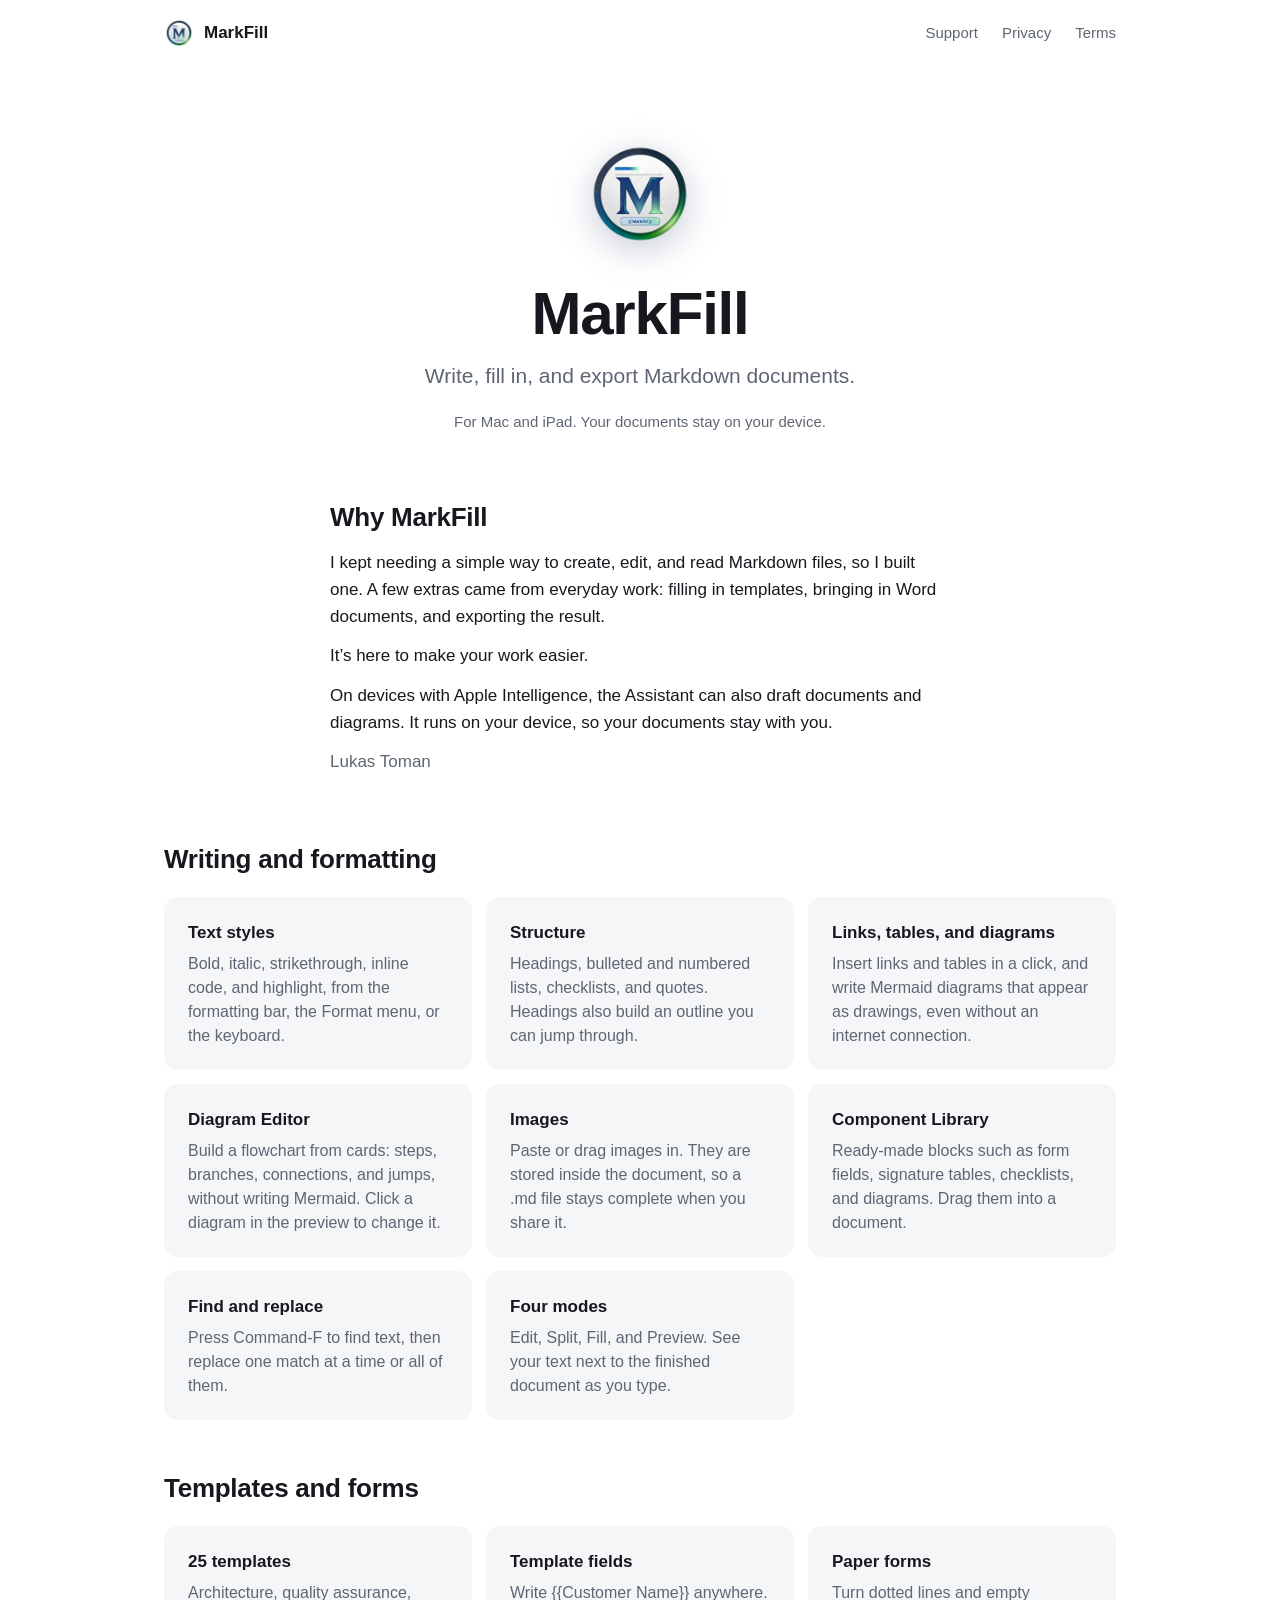
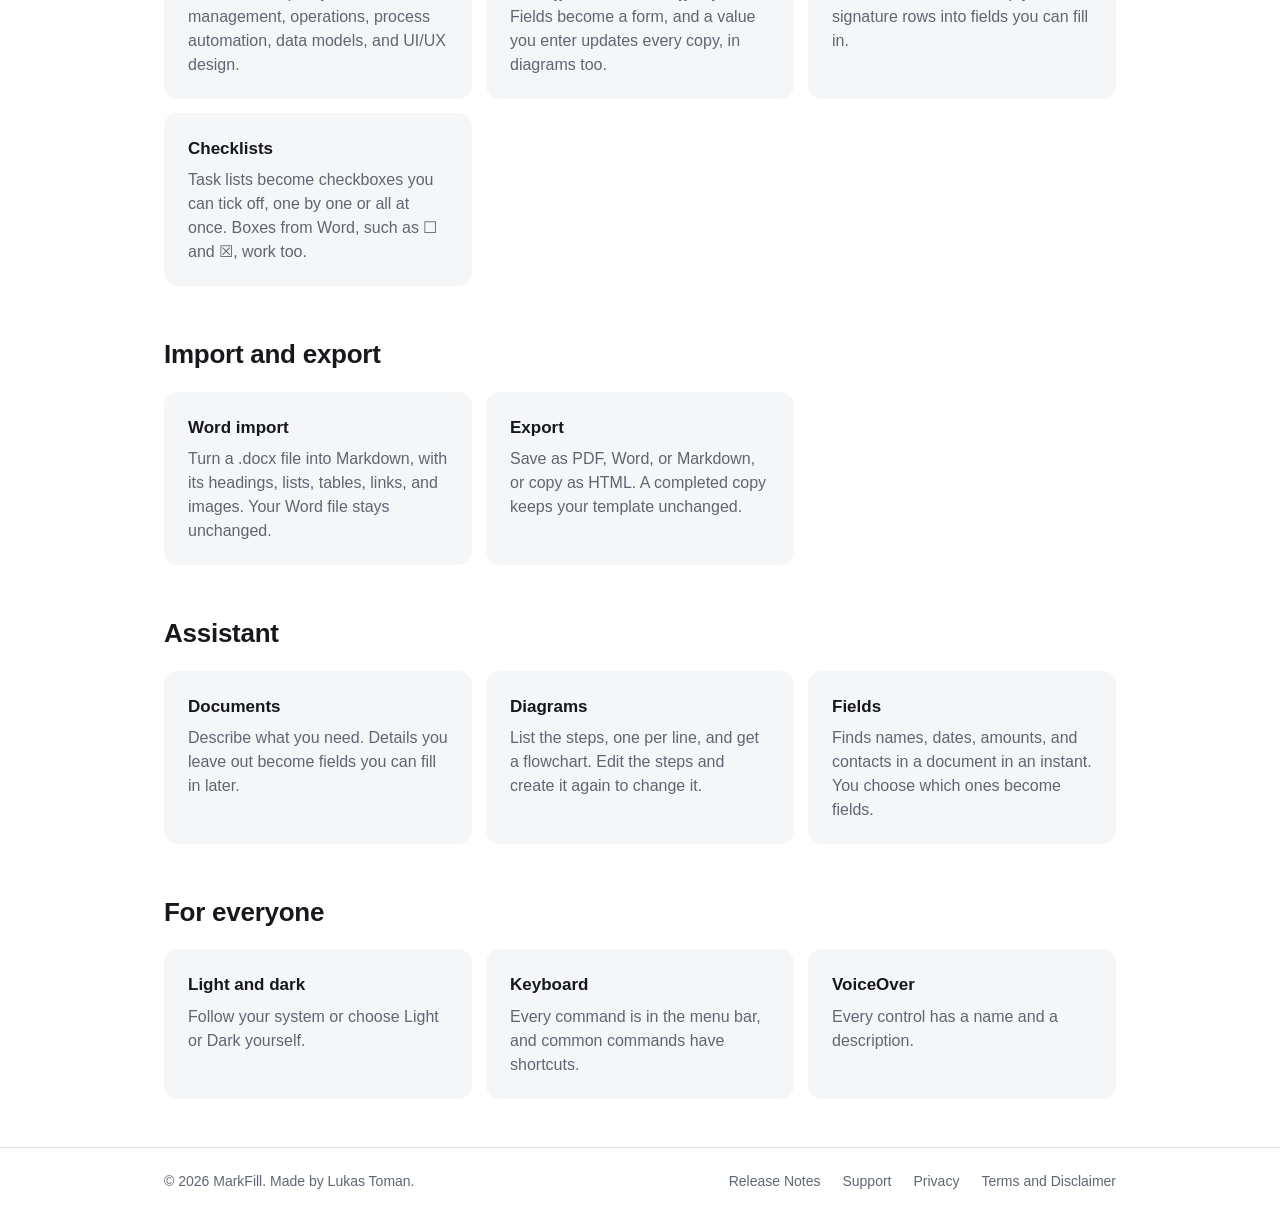
<file: index.html>
<!doctype html>
<html lang="en">
<head>
<meta charset="utf-8">
<meta name="viewport" content="width=device-width, initial-scale=1">
<title>MarkFill</title>
<meta name="description" content="Write, fill in, and export Markdown documents on Mac and iPad.">
<link rel="icon" href="assets/icon.png">
<link rel="stylesheet" href="style.css">
</head>
<body>
<header class="wrap">
  <nav class="nav" aria-label="Main">
    <a class="brand" href="index.html"><img src="assets/icon.png" alt="">MarkFill</a>
    <a href="support.html">Support</a>
    <a href="privacy.html">Privacy</a>
    <a href="terms.html">Terms</a>
  </nav>
</header>
<main>
<div class="wrap">
<section class="hero">
  <img src="assets/icon.png" alt="MarkFill app icon">
  <h1>MarkFill</h1>
  <p>Write, fill in, and export Markdown documents.</p>
  <p class="meta">For Mac and iPad. Your documents stay on your device.</p>
</section>
<section class="story">
  <h2>Why MarkFill</h2>
  <p>I kept needing a simple way to create, edit, and read Markdown files, so I built one. A few extras came from everyday work: filling in templates, bringing in Word documents, and exporting the result.</p>
  <p>It’s here to make your work easier.</p>
  <p>On devices with Apple Intelligence, the Assistant can also draft documents and diagrams. It runs on your device, so your documents stay with you.</p>
  <p class="signature">Lukas Toman</p>
</section>
<section class="group">
  <h2>Writing and formatting</h2>
  <div class="grid">
    <article class="card"><h3>Text styles</h3><p>Bold, italic, strikethrough, inline code, and highlight, from the formatting bar, the Format menu, or the keyboard.</p></article>
    <article class="card"><h3>Structure</h3><p>Headings, bulleted and numbered lists, checklists, and quotes. Headings also build an outline you can jump through.</p></article>
    <article class="card"><h3>Links, tables, and diagrams</h3><p>Insert links and tables in a click, and write Mermaid diagrams that appear as drawings, even without an internet connection.</p></article>
    <article class="card"><h3>Diagram Editor</h3><p>Build a flowchart from cards: steps, branches, connections, and jumps, without writing Mermaid. Click a diagram in the preview to change it.</p></article>
    <article class="card"><h3>Images</h3><p>Paste or drag images in. They are stored inside the document, so a .md file stays complete when you share it.</p></article>
    <article class="card"><h3>Component Library</h3><p>Ready-made blocks such as form fields, signature tables, checklists, and diagrams. Drag them into a document.</p></article>
    <article class="card"><h3>Find and replace</h3><p>Press Command-F to find text, then replace one match at a time or all of them.</p></article>
    <article class="card"><h3>Four modes</h3><p>Edit, Split, Fill, and Preview. See your text next to the finished document as you type.</p></article>
  </div>
</section>
<section class="group">
  <h2>Templates and forms</h2>
  <div class="grid">
    <article class="card"><h3>25 templates</h3><p>Architecture, quality assurance, management, operations, process automation, data models, and UI/UX design.</p></article>
    <article class="card"><h3>Template fields</h3><p>Write {{Customer Name}} anywhere. Fields become a form, and a value you enter updates every copy, in diagrams too.</p></article>
    <article class="card"><h3>Paper forms</h3><p>Turn dotted lines and empty signature rows into fields you can fill in.</p></article>
    <article class="card"><h3>Checklists</h3><p>Task lists become checkboxes you can tick off, one by one or all at once. Boxes from Word, such as ☐ and ☒, work too.</p></article>
  </div>
</section>
<section class="group">
  <h2>Import and export</h2>
  <div class="grid">
    <article class="card"><h3>Word import</h3><p>Turn a .docx file into Markdown, with its headings, lists, tables, links, and images. Your Word file stays unchanged.</p></article>
    <article class="card"><h3>Export</h3><p>Save as PDF, Word, or Markdown, or copy as HTML. A completed copy keeps your template unchanged.</p></article>
  </div>
</section>
<section class="group">
  <h2>Assistant</h2>
  <div class="grid">
    <article class="card"><h3>Documents</h3><p>Describe what you need. Details you leave out become fields you can fill in later.</p></article>
    <article class="card"><h3>Diagrams</h3><p>List the steps, one per line, and get a flowchart. Edit the steps and create it again to change it.</p></article>
    <article class="card"><h3>Fields</h3><p>Finds names, dates, amounts, and contacts in a document in an instant. You choose which ones become fields.</p></article>
  </div>
</section>
<section class="group">
  <h2>For everyone</h2>
  <div class="grid">
    <article class="card"><h3>Light and dark</h3><p>Follow your system or choose Light or Dark yourself.</p></article>
    <article class="card"><h3>Keyboard</h3><p>Every command is in the menu bar, and common commands have shortcuts.</p></article>
    <article class="card"><h3>VoiceOver</h3><p>Every control has a name and a description.</p></article>
  </div>
</section>
</div>
</main>
<footer>
  <div class="wrap">
    <span>© 2026 MarkFill. Made by Lukas Toman.</span>
    <a href="release-notes.html">Release Notes</a>
    <a href="support.html">Support</a>
    <a href="privacy.html">Privacy</a>
    <a href="terms.html">Terms and Disclaimer</a>
  </div>
</footer>
</body>
</html>
</file>
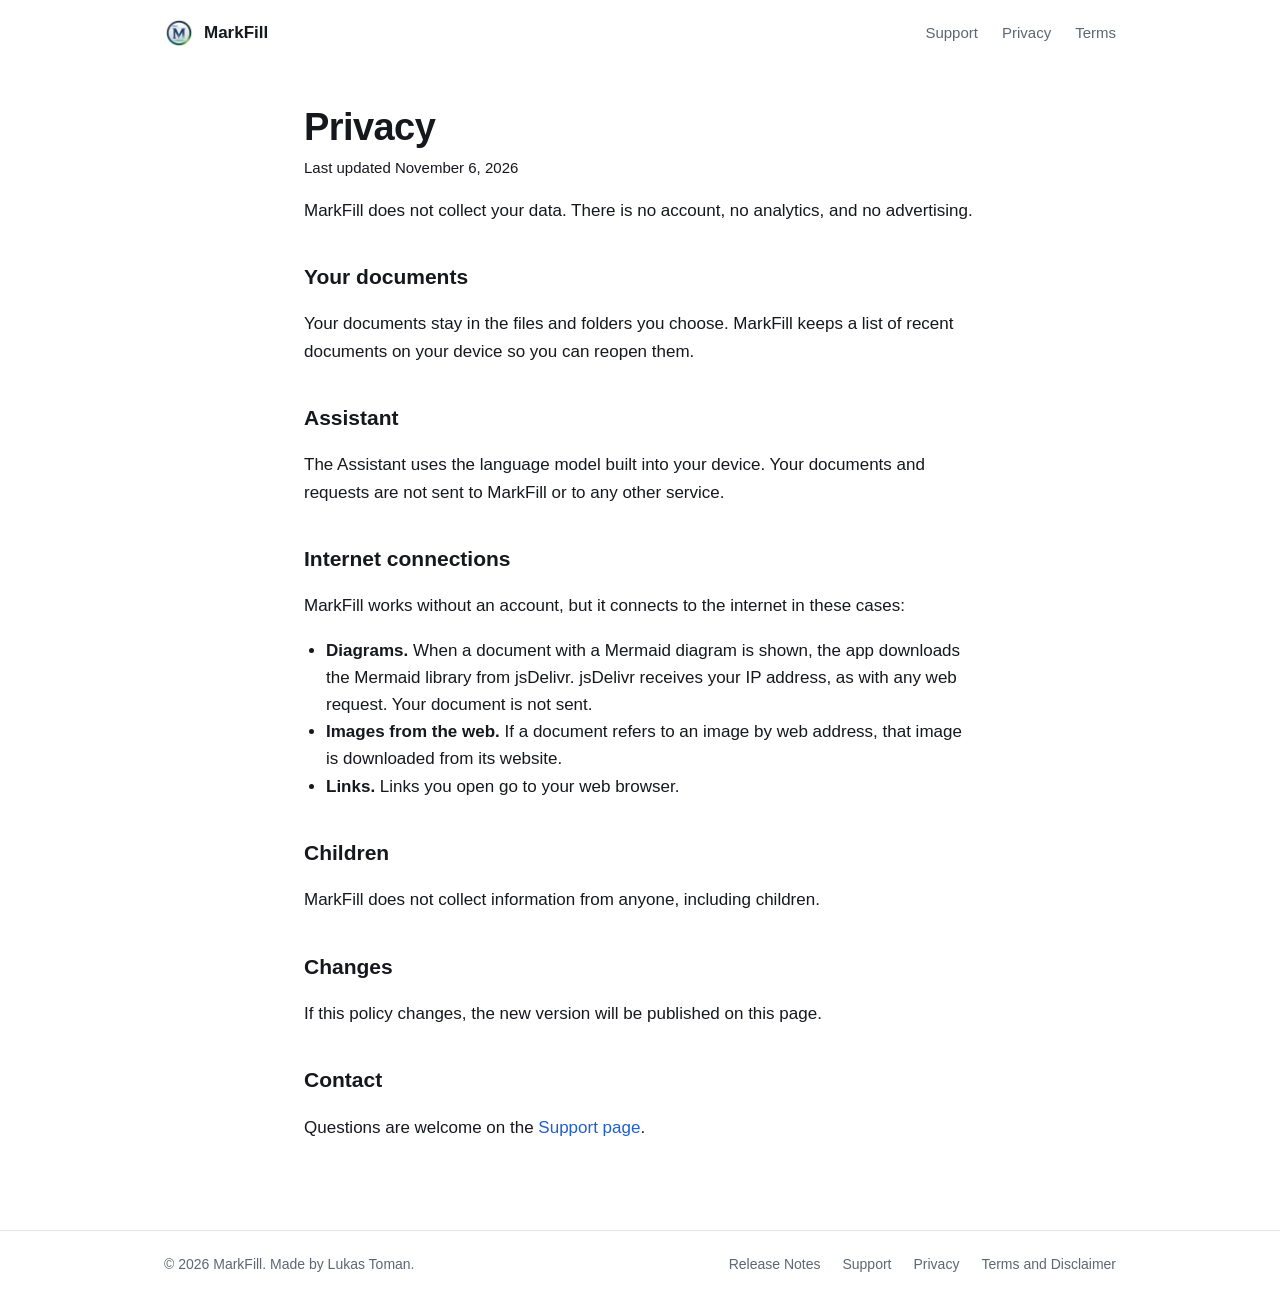
<file: privacy.html>
<!doctype html>
<html lang="en">
<head>
<meta charset="utf-8">
<meta name="viewport" content="width=device-width, initial-scale=1">
<title>Privacy – MarkFill</title>
<meta name="description" content="MarkFill privacy policy.">
<link rel="icon" href="assets/icon.png">
<link rel="stylesheet" href="style.css">
</head>
<body>
<header class="wrap">
  <nav class="nav" aria-label="Main">
    <a class="brand" href="index.html"><img src="assets/icon.png" alt="">MarkFill</a>
    <a href="support.html">Support</a>
    <a href="privacy.html">Privacy</a>
    <a href="terms.html">Terms</a>
  </nav>
</header>
<main>
<article class="page">
<h1>Privacy</h1>
<p class="updated">Last updated November 6, 2026</p>
<p>MarkFill does not collect your data. There is no account, no analytics, and no advertising.</p>
<h2>Your documents</h2>
<p>Your documents stay in the files and folders you choose. MarkFill keeps a list of recent documents on your device so you can reopen them.</p>
<h2>Assistant</h2>
<p>The Assistant uses the language model built into your device. Your documents and requests are not sent to MarkFill or to any other service.</p>
<h2>Internet connections</h2>
<p>MarkFill works without an account, but it connects to the internet in these cases:</p>
<ul>
<li><strong>Diagrams.</strong> When a document with a Mermaid diagram is shown, the app downloads the Mermaid library from jsDelivr. jsDelivr receives your IP address, as with any web request. Your document is not sent.</li>
<li><strong>Images from the web.</strong> If a document refers to an image by web address, that image is downloaded from its website.</li>
<li><strong>Links.</strong> Links you open go to your web browser.</li>
</ul>
<h2>Children</h2>
<p>MarkFill does not collect information from anyone, including children.</p>
<h2>Changes</h2>
<p>If this policy changes, the new version will be published on this page.</p>
<h2>Contact</h2>
<p>Questions are welcome on the <a href="support.html">Support page</a>.</p>
</article>
</main>
<footer>
  <div class="wrap">
    <span>© 2026 MarkFill. Made by Lukas Toman.</span>
    <a href="release-notes.html">Release Notes</a>
    <a href="support.html">Support</a>
    <a href="privacy.html">Privacy</a>
    <a href="terms.html">Terms and Disclaimer</a>
  </div>
</footer>
</body>
</html>
</file>
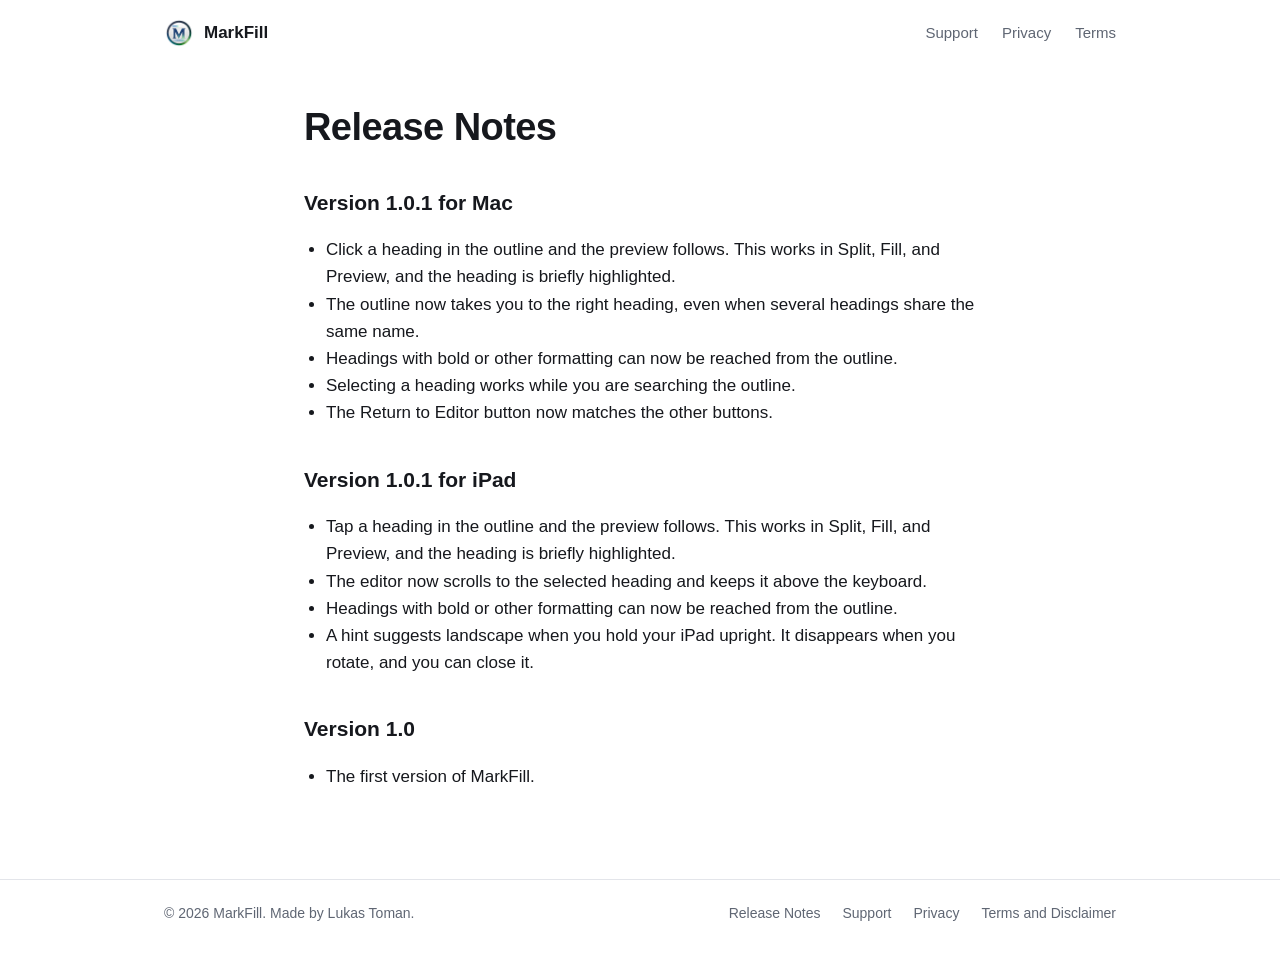
<file: release-notes.html>
<!doctype html>
<html lang="en">
<head>
<meta charset="utf-8">
<meta name="viewport" content="width=device-width, initial-scale=1">
<title>Release Notes – MarkFill</title>
<meta name="description" content="What’s new in MarkFill for Mac and iPad.">
<link rel="icon" href="assets/icon.png">
<link rel="stylesheet" href="style.css">
</head>
<body>
<header class="wrap">
  <nav class="nav" aria-label="Main">
    <a class="brand" href="index.html"><img src="assets/icon.png" alt="">MarkFill</a>
    <a href="support.html">Support</a>
    <a href="privacy.html">Privacy</a>
    <a href="terms.html">Terms</a>
  </nav>
</header>
<main>
<article class="page">
<h1>Release Notes</h1>
<h2>Version 1.0.1 for Mac</h2>
<ul>
<li>Click a heading in the outline and the preview follows. This works in Split, Fill, and Preview, and the heading is briefly highlighted.</li>
<li>The outline now takes you to the right heading, even when several headings share the same name.</li>
<li>Headings with bold or other formatting can now be reached from the outline.</li>
<li>Selecting a heading works while you are searching the outline.</li>
<li>The Return to Editor button now matches the other buttons.</li>
</ul>
<h2>Version 1.0.1 for iPad</h2>
<ul>
<li>Tap a heading in the outline and the preview follows. This works in Split, Fill, and Preview, and the heading is briefly highlighted.</li>
<li>The editor now scrolls to the selected heading and keeps it above the keyboard.</li>
<li>Headings with bold or other formatting can now be reached from the outline.</li>
<li>A hint suggests landscape when you hold your iPad upright. It disappears when you rotate, and you can close it.</li>
</ul>
<h2>Version 1.0</h2>
<ul>
<li>The first version of MarkFill.</li>
</ul>
</article>
</main>
<footer>
  <div class="wrap">
    <span>© 2026 MarkFill. Made by Lukas Toman.</span>
    <a href="release-notes.html">Release Notes</a>
    <a href="support.html">Support</a>
    <a href="privacy.html">Privacy</a>
    <a href="terms.html">Terms and Disclaimer</a>
  </div>
</footer>
</body>
</html>
</file>
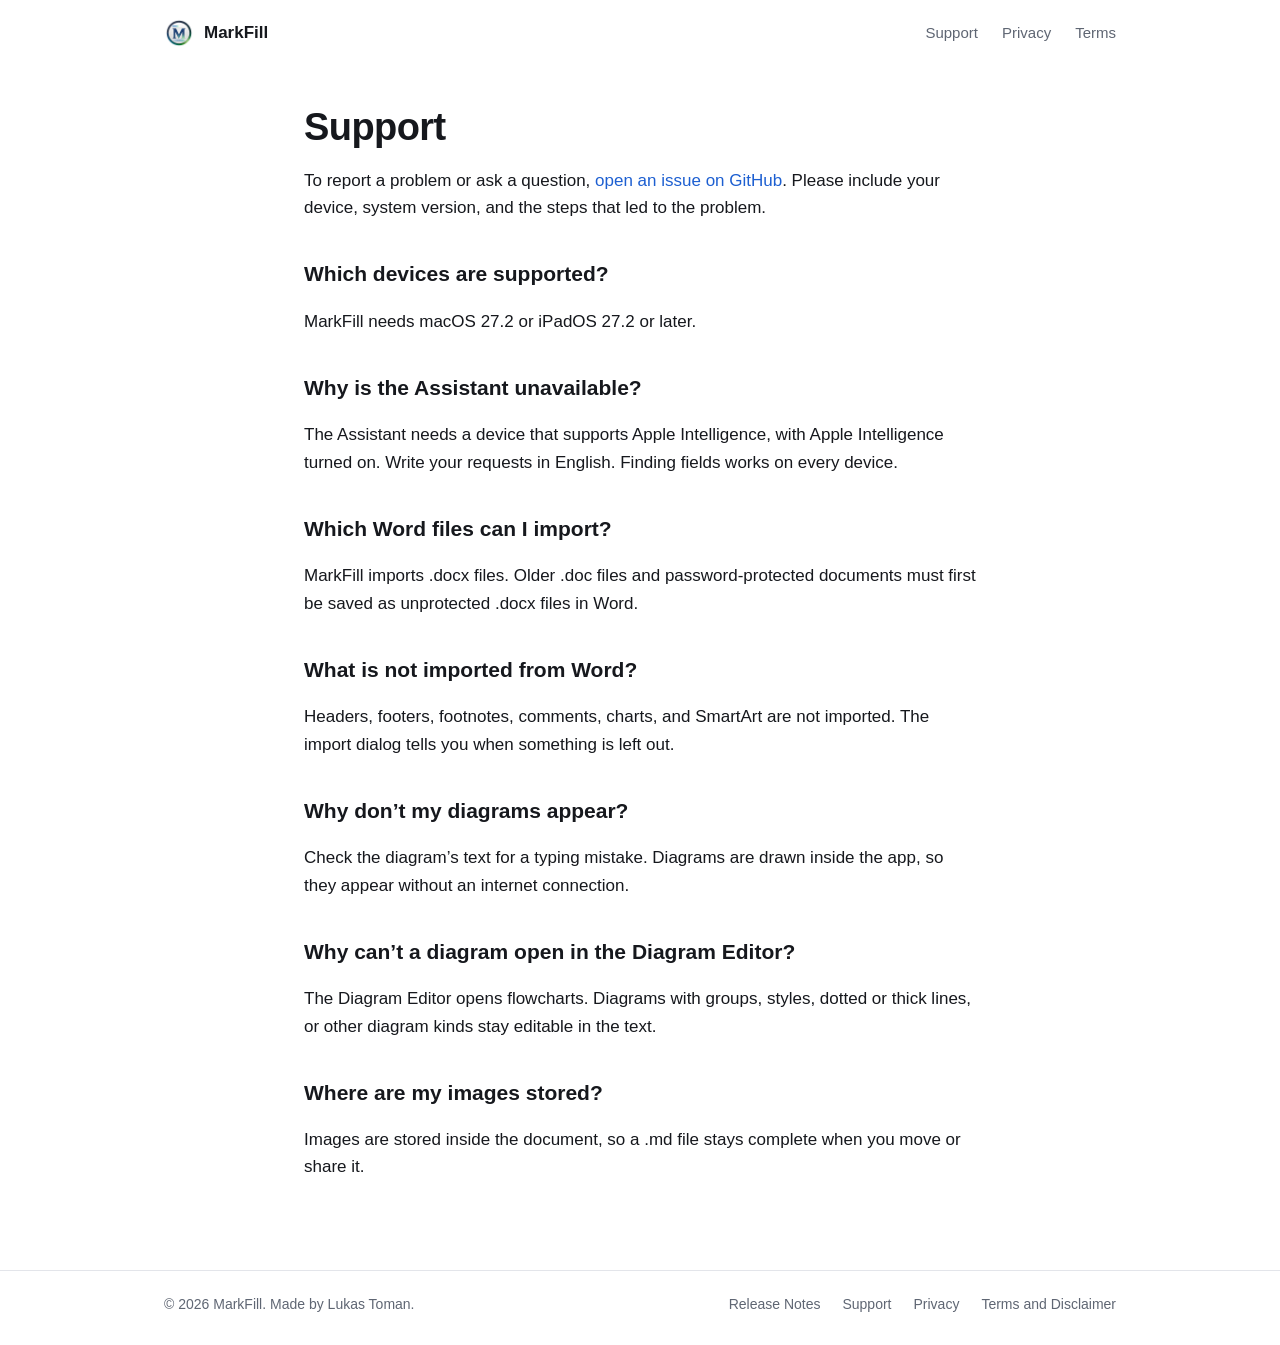
<file: support.html>
<!doctype html>
<html lang="en">
<head>
<meta charset="utf-8">
<meta name="viewport" content="width=device-width, initial-scale=1">
<title>Support – MarkFill</title>
<meta name="description" content="Get help with MarkFill.">
<link rel="icon" href="assets/icon.png">
<link rel="stylesheet" href="style.css">
</head>
<body>
<header class="wrap">
  <nav class="nav" aria-label="Main">
    <a class="brand" href="index.html"><img src="assets/icon.png" alt="">MarkFill</a>
    <a href="support.html">Support</a>
    <a href="privacy.html">Privacy</a>
    <a href="terms.html">Terms</a>
  </nav>
</header>
<main>
<article class="page">
<h1>Support</h1>
<p>To report a problem or ask a question, <a href="https://github.com/toman-lukas85/MarkFill/issues">open an issue on GitHub</a>. Please include your device, system version, and the steps that led to the problem.</p>
<h2>Which devices are supported?</h2>
<p>MarkFill needs macOS 27.2 or iPadOS 27.2 or later.</p>
<h2>Why is the Assistant unavailable?</h2>
<p>The Assistant needs a device that supports Apple Intelligence, with Apple Intelligence turned on. Write your requests in English. Finding fields works on every device.</p>
<h2>Which Word files can I import?</h2>
<p>MarkFill imports .docx files. Older .doc files and password-protected documents must first be saved as unprotected .docx files in Word.</p>
<h2>What is not imported from Word?</h2>
<p>Headers, footers, footnotes, comments, charts, and SmartArt are not imported. The import dialog tells you when something is left out.</p>
<h2>Why don’t my diagrams appear?</h2>
<p>Check the diagram’s text for a typing mistake. Diagrams are drawn inside the app, so they appear without an internet connection.</p>
<h2>Why can’t a diagram open in the Diagram Editor?</h2>
  <p>The Diagram Editor opens flowcharts. Diagrams with groups, styles, dotted or thick lines, or other diagram kinds stay editable in the text.</p>
  <h2>Where are my images stored?</h2>
<p>Images are stored inside the document, so a .md file stays complete when you move or share it.</p>
</article>
</main>
<footer>
  <div class="wrap">
    <span>© 2026 MarkFill. Made by Lukas Toman.</span>
    <a href="release-notes.html">Release Notes</a>
    <a href="support.html">Support</a>
    <a href="privacy.html">Privacy</a>
    <a href="terms.html">Terms and Disclaimer</a>
  </div>
</footer>
</body>
</html>
</file>
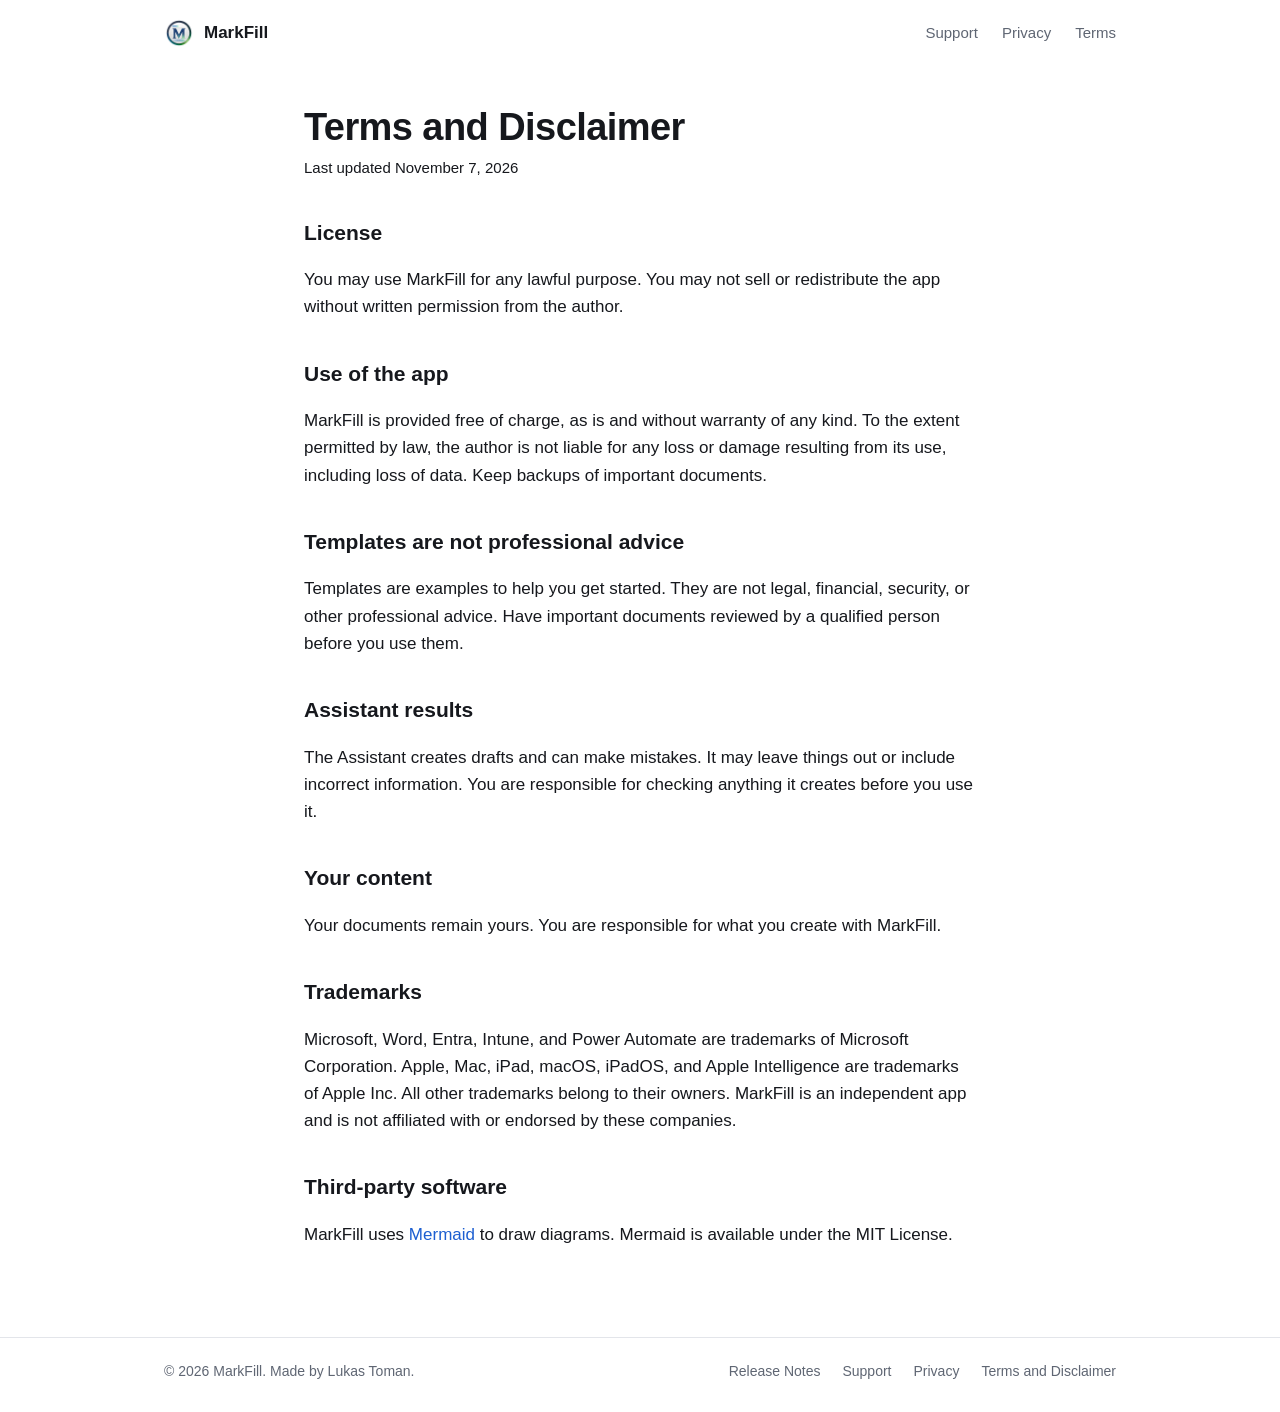
<file: terms.html>
<!doctype html>
<html lang="en">
<head>
<meta charset="utf-8">
<meta name="viewport" content="width=device-width, initial-scale=1">
<title>Terms and Disclaimer – MarkFill</title>
<meta name="description" content="MarkFill terms of use and disclaimer.">
<link rel="icon" href="assets/icon.png">
<link rel="stylesheet" href="style.css">
</head>
<body>
<header class="wrap">
  <nav class="nav" aria-label="Main">
    <a class="brand" href="index.html"><img src="assets/icon.png" alt="">MarkFill</a>
    <a href="support.html">Support</a>
    <a href="privacy.html">Privacy</a>
    <a href="terms.html">Terms</a>
  </nav>
</header>
<main>
<article class="page">
<h1>Terms and Disclaimer</h1>
<p class="updated">Last updated November 7, 2026</p>
<h2>License</h2>
<p>You may use MarkFill for any lawful purpose. You may not sell or redistribute the app without written permission from the author.</p>
<h2>Use of the app</h2>
<p>MarkFill is provided free of charge, as is and without warranty of any kind. To the extent permitted by law, the author is not liable for any loss or damage resulting from its use, including loss of data. Keep backups of important documents.</p>
<h2>Templates are not professional advice</h2>
<p>Templates are examples to help you get started. They are not legal, financial, security, or other professional advice. Have important documents reviewed by a qualified person before you use them.</p>
<h2>Assistant results</h2>
<p>The Assistant creates drafts and can make mistakes. It may leave things out or include incorrect information. You are responsible for checking anything it creates before you use it.</p>
<h2>Your content</h2>
<p>Your documents remain yours. You are responsible for what you create with MarkFill.</p>
<h2>Trademarks</h2>
<p>Microsoft, Word, Entra, Intune, and Power Automate are trademarks of Microsoft Corporation. Apple, Mac, iPad, macOS, iPadOS, and Apple Intelligence are trademarks of Apple Inc. All other trademarks belong to their owners. MarkFill is an independent app and is not affiliated with or endorsed by these companies.</p>
<h2>Third-party software</h2>
<p>MarkFill uses <a href="https://mermaid.js.org">Mermaid</a> to draw diagrams. Mermaid is available under the MIT License.</p>
</article>
</main>
<footer>
  <div class="wrap">
    <span>© 2026 MarkFill. Made by Lukas Toman.</span>
    <a href="release-notes.html">Release Notes</a>
    <a href="support.html">Support</a>
    <a href="privacy.html">Privacy</a>
    <a href="terms.html">Terms and Disclaimer</a>
  </div>
</footer>
</body>
</html>
</file>
<file: style.css>
:root {
  color-scheme: light dark;
  --bg: #ffffff;
  --surface: #f5f6f8;
  --text: #16181d;
  --muted: #5f6673;
  --line: #e3e5ea;
  --accent: #1d5fd1;
  --measure: 720px;
}
@media (prefers-color-scheme: dark) {
  :root {
    --bg: #101216;
    --surface: #1a1d23;
    --text: #f1f2f5;
    --muted: #a0a7b4;
    --line: #2b2f37;
    --accent: #6ea2ff;
  }
}
* { box-sizing: border-box; }
html { -webkit-text-size-adjust: 100%; }
body {
  margin: 0;
  background: var(--bg);
  color: var(--text);
  font: 17px/1.6 -apple-system, BlinkMacSystemFont, "SF Pro Text", "Helvetica Neue", Arial, sans-serif;
}
a { color: var(--accent); text-decoration: none; }
a:hover { text-decoration: underline; }
a:focus-visible { outline: 2px solid var(--accent); outline-offset: 2px; border-radius: 3px; }
.wrap { max-width: 1000px; margin: 0 auto; padding: 0 24px; }
.nav { display: flex; align-items: center; gap: 24px; padding: 18px 0; }
.brand { display: flex; align-items: center; gap: 10px; color: var(--text); font-weight: 600; margin-right: auto; }
.brand:hover { text-decoration: none; }
.brand img { width: 30px; height: 30px; }
.nav a:not(.brand) { color: var(--muted); font-size: 15px; }
.hero { text-align: center; padding: 72px 0 64px; }
.hero img { width: 112px; height: 112px; filter: drop-shadow(0 8px 18px rgba(20, 40, 90, .25)); }
.hero h1 { font-size: clamp(38px, 7vw, 60px); line-height: 1.08; letter-spacing: -.02em; margin: 24px 0 14px; }
.hero p { color: var(--muted); font-size: 21px; line-height: 1.45; max-width: 560px; margin: 0 auto; }
.meta { font-size: 15px !important; margin-top: 20px !important; }
.story { max-width: 620px; margin: 0 auto; padding-bottom: 64px; }
.story h2 { font-size: 26px; letter-spacing: -.01em; margin: 0 0 10px; }
.story p { margin: 0 0 12px; }
.story .signature { color: var(--muted); margin: 0; }
.group { padding-bottom: 48px; }
.group h2 { font-size: 26px; letter-spacing: -.01em; margin: 0 0 16px; }
.grid { display: grid; grid-template-columns: repeat(auto-fill, minmax(280px, 1fr)); gap: 14px; }
.card { background: var(--surface); border-radius: 14px; padding: 22px 24px; }
.card h3 { font-size: 17px; margin: 0 0 6px; }
.card p { color: var(--muted); font-size: 16px; line-height: 1.5; margin: 0; }
.page { max-width: var(--measure); margin: 0 auto; padding: 40px 24px 72px; }
.page h1 { font-size: 38px; line-height: 1.15; letter-spacing: -.015em; margin: 0 0 6px; }
.page h2 { font-size: 21px; margin: 36px 0 6px; }
.page p, .page li { color: var(--text); }
.page ul { padding-left: 22px; }
.updated { color: var(--muted); font-size: 15px; margin-top: 0; }
footer { border-top: 1px solid var(--line); color: var(--muted); font-size: 14px; }
footer .wrap { display: flex; flex-wrap: wrap; gap: 8px 22px; padding-top: 22px; padding-bottom: 30px; }
footer span { margin-right: auto; }
footer a { color: var(--muted); }
</file>
